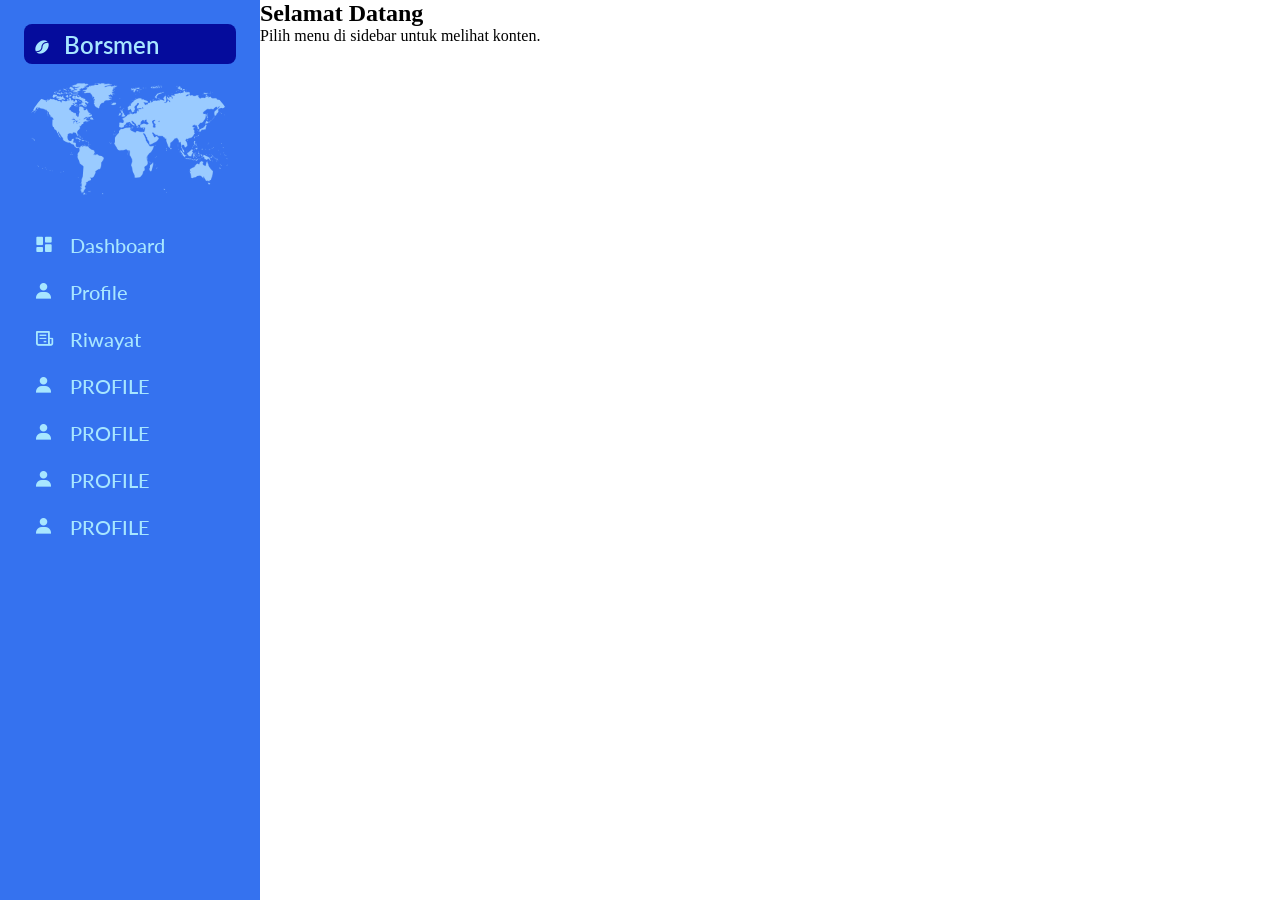
<file: berandainf.html>
<!DOCTYPE html>
<html lang="en">
<head>
    <meta charset="UTF-8">
    <meta http-equiv="X-UA-Compatible" content="IE=edge">
    <meta name="viewport" content="width=device-width, initial-scale=1.0">
    <link href='https://unpkg.com/boxicons@2.1.4/css/boxicons.min.css' rel='stylesheet'>
    <link rel="stylesheet" type="text/css" href="../CSS/beranda.css">
    <title>beranda
    </title>
</head>
<body>
    <div class="container">
        <div class="sidebar">
            <div class="header">
                <div class="list-item">
                    <a href="#">
                        <i class='bx bxs-coffee-bean'></i>
                        <span class="description-header">Borsmen</span>
                    </a>
                </div>
                  <div class="illustration">
                     <img src="../assets/Desain tanpa judul.png" alt="">
                  </div>
            </div>
            <div class="tab">
                <div class="list-item" data-target = "../html/dash.html">
                    <a href="#">
                        <i class='bx bxs-dashboard' ></i>
                        <span class="description-header">Dashboard</span>
                    </a>
                </div>
                <div class="list-item">
                    <a href="#">
                        <i class='bx bxs-user' ></i>
                        <span class="description-header">Profile</span>
                    </a>
                </div>
                <div class="list-item" data-target = "dash.html">
                    <a href="#">
                        <i class='bx bx-receipt'></i>
                        <span class="description-header">Riwayat</span>
                    </a>
                </div>
                <div class="list-item">
                    <a href="#">
                        <i class='bx bxs-user' ></i>
                        <span class="description-header">PROFILE</span>
                    </a>
                </div>
                <div class="list-item">
                    <a href="#">
                        <i class='bx bxs-user' ></i>
                        <span class="description-header">PROFILE</span>
                    </a>
                </div>
                <div class="list-item">
                    <a href="#">
                        <i class='bx bxs-user' ></i>
                        <span class="description-header">PROFILE</span>
                    </a>
                </div>
                <div class="list-item">
                    <a href="#">
                        <i class='bx bxs-user' ></i>
                        <span class="description-header">PROFILE</span>
                    </a>
                </div>
            </div>
            

        </div>
        <div class="main">
            <div id="content" class="content-box">
                <h2>Selamat Datang</h2>
                <p>Pilih menu di sidebar untuk melihat konten.</p>
            </div>
        </div>        
    </div>
    <script src="../js/beranda.js"></script>
</body>
</html>
</file>
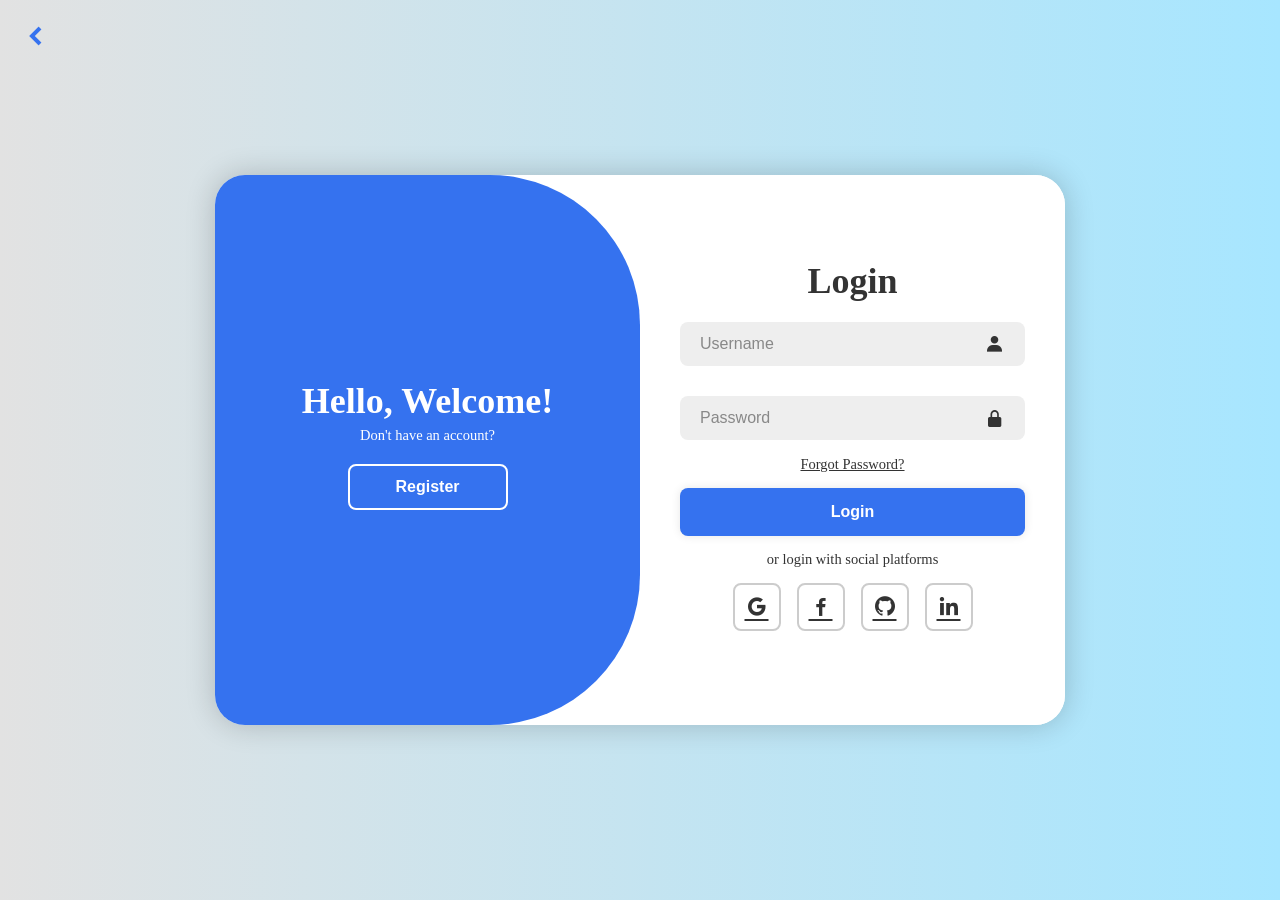
<file: daftar.html>
<!DOCTYPE html>
<html lang="en">
<head>
    <meta charset="UTF-8">
    <meta name="viewport" content="width=device-width, initial-scale=1.0">
    <title>Login/Signup Form</title>
    <link rel="stylesheet" type="text/css" href="../CSS/daftar.css">
    <link href='https://unpkg.com/boxicons@2.1.4/css/boxicons.min.css' rel='stylesheet'>
</head>
<body>
    <a class="back" href="../html/borsmenlanding.html"><i class='bx bxs-chevron-left'></i></a>
    
    <div class="container">
        <!-- Login Form -->
        <div class="form-box login" id="login">
            <form action="log-in.php" method="POST">
                <h1>Login</h1>
                <div class="input-box">
                    <input type="text" name="username" placeholder="Username" required>
                    <i class='bx bxs-user'></i>
                </div>
                <div class="input-box">
                    <input type="password" name="password" placeholder="Password" required>
                    <i class='bx bxs-lock-alt'></i>
                </div>
                <div class="forgot-link">
                    <a href="#">Forgot Password?</a>
                </div>
                <button type="submit" class="btn">Login</button>
                <p>or login with social platforms</p>
                <div class="social-icons">
                    <a href="#"><i class='bx bxl-google'></i></a>
                    <a href="#"><i class='bx bxl-facebook'></i></a>
                    <a href="#"><i class='bx bxl-github'></i></a>
                    <a href="#"><i class='bx bxl-linkedin'></i></a>
                </div>
            </form>
        </div>
        <div class="form-box register" id="register">
            <form action="register.php" method="POST">
                <h1>Registration</h1>
                <div class="input-box">
                    <input type="text" name="username" placeholder="Username" required>
                    <i class='bx bxs-user'></i>
                </div>
                <div class="input-box">
                    <input type="email" name="email" placeholder="Email" required>
                    <i class='bx bxs-envelope'></i>
                </div>
                <div class="input-box">
                    <input type="password" name="password" placeholder="Password" required>
                    <i class='bx bxs-lock-alt'></i>
                </div>
                <button type="submit" class="btn"><a href="php/form.php"></a>Register</button>
                <div class="user">
                    <p>WHO ARE YOU</p>
                    <label>
                        <input type="radio" name="user" value="business" required>
                        <span>BISNIS</span>
                    </label>
    
                    <label >
                        <input type="radio" name="user" value="influencer" required id="radio-influencer">
                        <span>INFLUENCER</span>
                    </label>
                </div>
            </form>
        </div>

        <div class="toggle-box">
            <div class="toggle-panel toggle-left">
                <h1>Hello, Welcome!</h1>
                <p>Don't have an account?</p>
                <button class="btn register-btn">Register</button>
            </div>

            <div class="toggle-panel toggle-right">
                <h1>Welcome Back!</h1>
                <p>Already have an account?</p>
                <button class="btn login-btn">Login</button>
            </div>
        </div>
    </div>

    <script src="../js/daftar.js"></script>
</body>
</html>
</file>
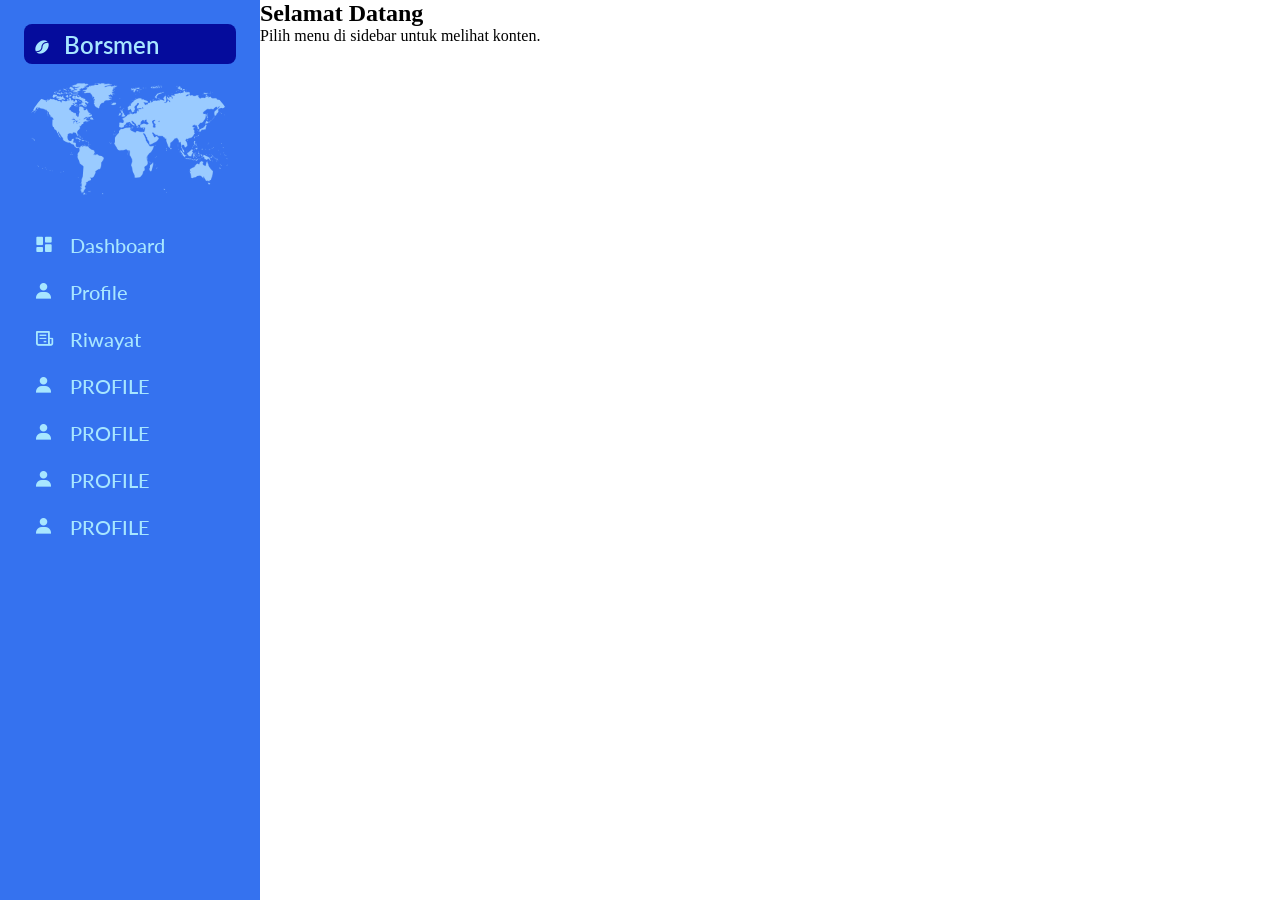
<file: html/berandainf.html>
<!DOCTYPE html>
<html lang="en">
<head>
    <meta charset="UTF-8">
    <meta http-equiv="X-UA-Compatible" content="IE=edge">
    <meta name="viewport" content="width=device-width, initial-scale=1.0">
    <link href='https://unpkg.com/boxicons@2.1.4/css/boxicons.min.css' rel='stylesheet'>
    <link rel="stylesheet" type="text/css" href="../CSS/beranda.css">
    <title>beranda
    </title>
</head>
<body>
    <div class="container">
        <div class="sidebar">
            <div class="header">
                <div class="list-item">
                    <a href="#">
                        <i class='bx bxs-coffee-bean'></i>
                        <span class="description-header">Borsmen</span>
                    </a>
                </div>
                  <div class="illustration">
                     <img src="../assets/Desain tanpa judul.png" alt="">
                  </div>
            </div>
            <div class="tab">
                <div class="list-item" data-target = "../html/dash.html">
                    <a href="#">
                        <i class='bx bxs-dashboard' ></i>
                        <span class="description-header">Dashboard</span>
                    </a>
                </div>
                <div class="list-item">
                    <a href="#">
                        <i class='bx bxs-user' ></i>
                        <span class="description-header">Profile</span>
                    </a>
                </div>
                <div class="list-item" data-target = "dash.html">
                    <a href="#">
                        <i class='bx bx-receipt'></i>
                        <span class="description-header">Riwayat</span>
                    </a>
                </div>
                <div class="list-item">
                    <a href="#">
                        <i class='bx bxs-user' ></i>
                        <span class="description-header">PROFILE</span>
                    </a>
                </div>
                <div class="list-item">
                    <a href="#">
                        <i class='bx bxs-user' ></i>
                        <span class="description-header">PROFILE</span>
                    </a>
                </div>
                <div class="list-item">
                    <a href="#">
                        <i class='bx bxs-user' ></i>
                        <span class="description-header">PROFILE</span>
                    </a>
                </div>
                <div class="list-item">
                    <a href="#">
                        <i class='bx bxs-user' ></i>
                        <span class="description-header">PROFILE</span>
                    </a>
                </div>
            </div>
            

        </div>
        <div class="main">
            <div id="content" class="content-box">
                <h2>Selamat Datang</h2>
                <p>Pilih menu di sidebar untuk melihat konten.</p>
            </div>
        </div>        
    </div>
    <script src="../js/beranda.js"></script>
</body>
</html>
</file>
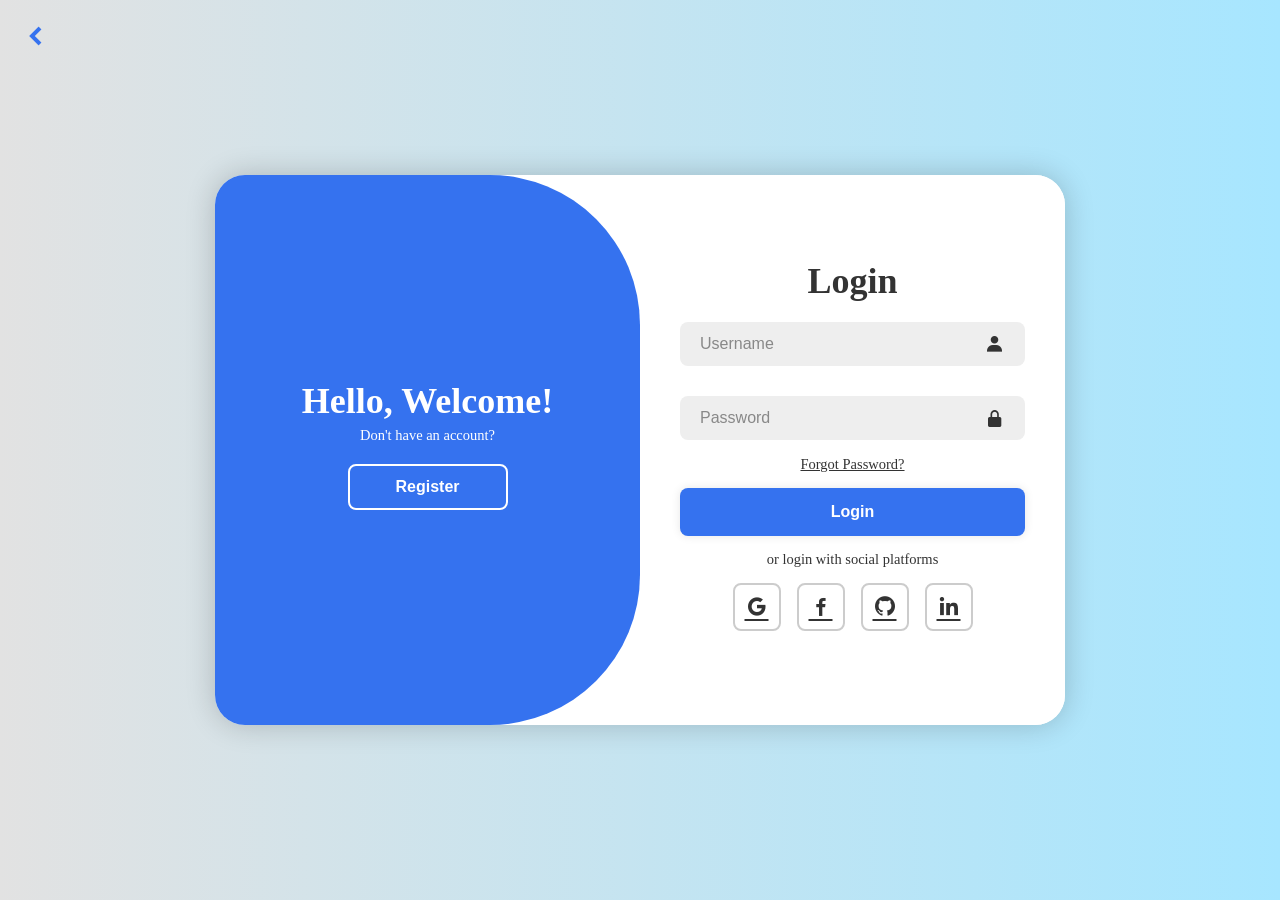
<file: html/daftar.html>
<!DOCTYPE html>
<html lang="en">
<head>
    <meta charset="UTF-8">
    <meta name="viewport" content="width=device-width, initial-scale=1.0">
    <title>Login/Signup Form</title>
    <link rel="stylesheet" type="text/css" href="../CSS/daftar.css">
    <link href='https://unpkg.com/boxicons@2.1.4/css/boxicons.min.css' rel='stylesheet'>
</head>
<body>
    <a class="back" href="../html/borsmenlanding.html"><i class='bx bxs-chevron-left'></i></a>
    
    <div class="container">
        <!-- Login Form -->
        <div class="form-box login" id="login">
            <form action="log-in.php" method="POST">
                <h1>Login</h1>
                <div class="input-box">
                    <input type="text" name="username" placeholder="Username" required>
                    <i class='bx bxs-user'></i>
                </div>
                <div class="input-box">
                    <input type="password" name="password" placeholder="Password" required>
                    <i class='bx bxs-lock-alt'></i>
                </div>
                <div class="forgot-link">
                    <a href="#">Forgot Password?</a>
                </div>
                <button type="submit" class="btn">Login</button>
                <p>or login with social platforms</p>
                <div class="social-icons">
                    <a href="#"><i class='bx bxl-google'></i></a>
                    <a href="#"><i class='bx bxl-facebook'></i></a>
                    <a href="#"><i class='bx bxl-github'></i></a>
                    <a href="#"><i class='bx bxl-linkedin'></i></a>
                </div>
            </form>
        </div>
        <div class="form-box register" id="register">
            <form action="register.php" method="POST">
                <h1>Registration</h1>
                <div class="input-box">
                    <input type="text" name="username" placeholder="Username" required>
                    <i class='bx bxs-user'></i>
                </div>
                <div class="input-box">
                    <input type="email" name="email" placeholder="Email" required>
                    <i class='bx bxs-envelope'></i>
                </div>
                <div class="input-box">
                    <input type="password" name="password" placeholder="Password" required>
                    <i class='bx bxs-lock-alt'></i>
                </div>
                <button type="submit" class="btn"><a href="php/form.php"></a>Register</button>
                <div class="user">
                    <p>WHO ARE YOU</p>
                    <label>
                        <input type="radio" name="user" value="business" required>
                        <span>BISNIS</span>
                    </label>
    
                    <label >
                        <input type="radio" name="user" value="influencer" required id="radio-influencer">
                        <span>INFLUENCER</span>
                    </label>
                </div>
            </form>
        </div>

        <div class="toggle-box">
            <div class="toggle-panel toggle-left">
                <h1>Hello, Welcome!</h1>
                <p>Don't have an account?</p>
                <button class="btn register-btn">Register</button>
            </div>

            <div class="toggle-panel toggle-right">
                <h1>Welcome Back!</h1>
                <p>Already have an account?</p>
                <button class="btn login-btn">Login</button>
            </div>
        </div>
    </div>

    <script src="../js/daftar.js"></script>
</body>
</html>
</file>
<file: CSS/beranda.css>
@import url('https://fonts.googleapis.com/css2?family=Lato:ital,wght@0,100;0,300;0,400;0,700;0,900;1,100;1,300;1,400;1,700;1,900&family=Oswald:wght@200..700&display=swap');

:root{
    --primary-colour :#3572EF;
    --primary-colour-dark:#050C9C;
    --text-dark:#3ABEF9;
    --text-ligth:#A7E6FF;
    --white:#ffffff;
    --max-widht: 1200px;
    --header-font:"Lato","Oswald";
}

*{
    padding: 0;
    margin: 0;
    box-sizing: border-box;
}
img{
    width: 100%;
    border-radius: 50%;
}

.container{
    display: flex;
    min-height: 100vh;
}

.sidebar{
    background-color: var(--primary-colour);
    padding: 24px;
    width: 260px;
    box-sizing: border-box;
    flex-direction: column;
}
.main{
    flex-grow: 1;
}

.sidebar a{
    text-decoration: none;
}

.sidebar .bxs-coffee-bean{
    color: var(--text-ligth);
}

.sidebar .description-header{
    margin-top: 16px;
    color: var(--text-ligth);
    font-size: 24px;
    font-weight: 600;
    font-family: var(--header-font);
}

.sidebar .header .list-item{
    padding: 12px 10px; 
    display: flex;
    flex-direction: row;
    background-color: var(--primary-colour-dark);
    border-radius: 8px;
    align-items: center;
    height: 40px;
    box-sizing: border-box;
}

.sidebar .header .list-item .bxs-coffee-bean{
    margin-right: 10px;
}

.sidebar .header .list-item .illustration{
    display: flex;
    flex-direction: column;
    align-items: flex-start;
    padding: 10px;
    margin: 10px 0 22px 0;
    box-sizing: border-box;

}


.sidebar .tab .list-item .description-header{
    font-family: var(--header-font);
    font-style: normal;
    font-weight: 500;
    font-size: 20px;
    line-height: 16px;
    color: var(--text-ligth);
}

.sidebar .tab .list-item i{
    margin-right: 12px;
    color: var(--text-ligth);
    font-size: 20px;
}

.sidebar .tab .list-item{
    display: flex;
    flex-direction: row;
    align-items: center;
    padding: 12px 10px;
    border-radius: 8px;
    align-items: center;
    width :212px;
    box-sizing: border-box;
    transition: all ease-in-out 0.2s;

}

.sidebar .tab .list-item:hover  {
    background-color: var(--primary-colour-dark);
    transition: all ease-in-out 0.2s;
}
</file>
<file: CSS/daftar.css>
@import url('https://fonts.googleapis.com/css2?family=Lato:ital,wght@0,100;0,300;0,400;0,700;0,900;1,100;1,300;1,400;1,700;1,900&family=Oswald:wght@200..700&display=swap');

:root{
    --primary-colour :#3572EF;
    --primary-colour-dark:#050C9C;
    --text-dark:#3ABEF9;
    --text-ligth:#A7E6FF;
    --white:#ffffff;
    --max-widht: 1200px;
    --header-font:"Lato","Oswald";
}

*{
    padding: 0;
    margin: 0;
    box-sizing: border-box;
}

body{
    display: flex;
    justify-content: center;
    align-items: center;
    min-height: 100vh;
    background: linear-gradient(90deg, #e2e2e2,#A7E6FF);
}

.back{
    position: absolute;
    top: 20px;
    left: 20px;
    justify-content: center;
    color:var(--primary-colour);
    outline: none;
    border: none;
    font-size: 2rem;
    cursor: pointer;
    border-radius: 90px;
    background-color: transparent;
}

.container{
    position: relative;
    width: 850px;
    height: 550px;
    background: #fff;
    margin: 20px;
    border-radius: 30px;
    box-shadow: 0 0 30px rgba(0, 0, 0, .2);
    overflow: hidden;
}

    .container h1{
        font-size: 36px;
        margin: -10px 0;
    }

    .container p{
        font-size: 14.5px;
        margin: 15px 0;
    }


label{
    display: flex;
    justify-content: center;
    cursor: pointer;
    font-weight: 400;
    position: relative;
    overflow: hidden;
    margin-bottom: 0.500em;
}
label input{
    position: absolute;
    left: -50px;
}
label input:checked + span{
    background: var(--primary-colour);
}

label input :checked + span::before{
    box-shadow:inset 0 0 0 30em var(--white);
}

label span{
    display: flex;
    align-items: center;
    color: var(--text-ligth);
    font-size: 20px;
    padding: 0.375em 0.375em 0.375em 0.375em;
    border-radius: 100em;
    transition: 0.25s ease;
}
label span:hover{
    background-color: var(--primary-colour);
}

label span::before{
    display: flex;
    flex-shrink: 0;
    content: '';
    background-color:var(--text-ligth);
    width: 1.5em;
    height: 1.5em;
    border-radius: 50%;
    margin-right: 0.375rem;
    transition: 0.25s ease;
    box-shadow: inset 0 0 0 0.150em var(--white);
}




form{ 
    width: 100%; }

.form-box{
    position: absolute;
    right: 0;
    width: 50%;
    height: 100%;
    background: #fff;
    display: flex;
    align-items: center;
    color: #333;
    text-align: center;
    padding: 40px;
    z-index: 1;
    transition: .6s ease-in-out 1.2s, visibility 0s 1s;
}

    .container.active .form-box{ right: 50%; }

    .form-box.register{ visibility: hidden; }
        .container.active .form-box.register{ visibility: visible; }

.input-box{
    position: relative;
    margin: 30px 0;
}

    .input-box input{
        width: 100%;
        padding: 13px 50px 13px 20px;
        background: #eee;
        border-radius: 8px;
        border: none;
        outline: none;
        font-size: 16px;
        color: #333;
        font-weight: 500;
    }

        .input-box input::placeholder{
            color: #888;
            font-weight: 400;
        }
    
    .input-box i{
        position: absolute;
        right: 20px;
        top: 50%;
        transform: translateY(-50%);
        font-size: 20px;
    }

.forgot-link{ margin: -15px 0 15px; }
    .forgot-link a{
        font-size: 14.5px;
        color: #333;
    }

.btn{
    width: 100%;
    height: 48px;
    background: var(--primary-colour);
    border-radius: 8px;
    box-shadow: 0 0 10px rgba(0, 0, 0, .1);
    border: none;
    cursor: pointer;
    font-size: 16px;
    color: #fff;
    font-weight: 600;
}

.social-icons{
    display: flex;
    justify-content: center;
}

    .social-icons a{
        display: inline-flex;
        padding: 10px;
        border: 2px solid #ccc;
        border-radius: 8px;
        font-size: 24px;
        color: #333;
        margin: 0 8px;
    }

.toggle-box{
    position: absolute;
    width: 100%;
    height: 100%;
}

    .toggle-box::before{
        content: '';
        position: absolute;
        left: -250%;
        width: 300%;
        height: 100%;
        background: var(--primary-colour);
       
        border-radius: 150px;
        z-index: 2;
        transition: 1.8s ease-in-out;
    }

        .container.active .toggle-box::before{ left: 50%; }

.toggle-panel{
    position: absolute;
    width: 50%;
    height: 100%;

    color: #fff;
    display: flex;
    flex-direction: column;
    justify-content: center;
    align-items: center;
    z-index: 2;
    transition: .6s ease-in-out;
}

    .toggle-panel.toggle-left{ 
        left: 0;
        transition-delay: 1.2s; 
    }
        .container.active .toggle-panel.toggle-left{
            left: -50%;
            transition-delay: .6s;
        }

    .toggle-panel.toggle-right{ 
        right: -50%;
        transition-delay: .6s;
    }
        .container.active .toggle-panel.toggle-right{
            right: 0;
            transition-delay: 1.2s;
        }

    .toggle-panel p{ margin-bottom: 20px; }

    .toggle-panel .btn{
        width: 160px;
        height: 46px;
        background: transparent;
        border: 2px solid #fff;
        box-shadow: none;
    }

@media screen and (max-width: 768px){
    .container{ height: calc(100vh - 40px); }

    .form-box{
        bottom: 0;
        width: 100%;
        height: 70%;
    }

        .container.active .form-box{
            right: 0;
            bottom: 30%;
        }

    .toggle-box::before{
        left: 0;
        top: -270%;
        width: 100%;
        height: 300%;
        border-radius: 20vw;
    }

        .container.active .toggle-box::before{
            left: 0;
            top: 70%;
        }

        .container.active .toggle-panel.toggle-left{
            left: 0;
            top: -30%;
        }

    .toggle-panel{ 
        width: 100%;
        height: 30%;
    }
        .toggle-panel.toggle-left{ top: 0; }
        .toggle-panel.toggle-right{
            right: 0;
            bottom: -30%;
        }

            .container.active .toggle-panel.toggle-right{ bottom: 0; }
}

@media screen and (max-width: 400px){
    .form-box { padding: 20px; }

    .toggle-panel h1{font-size: 30px; }
}
</file>
